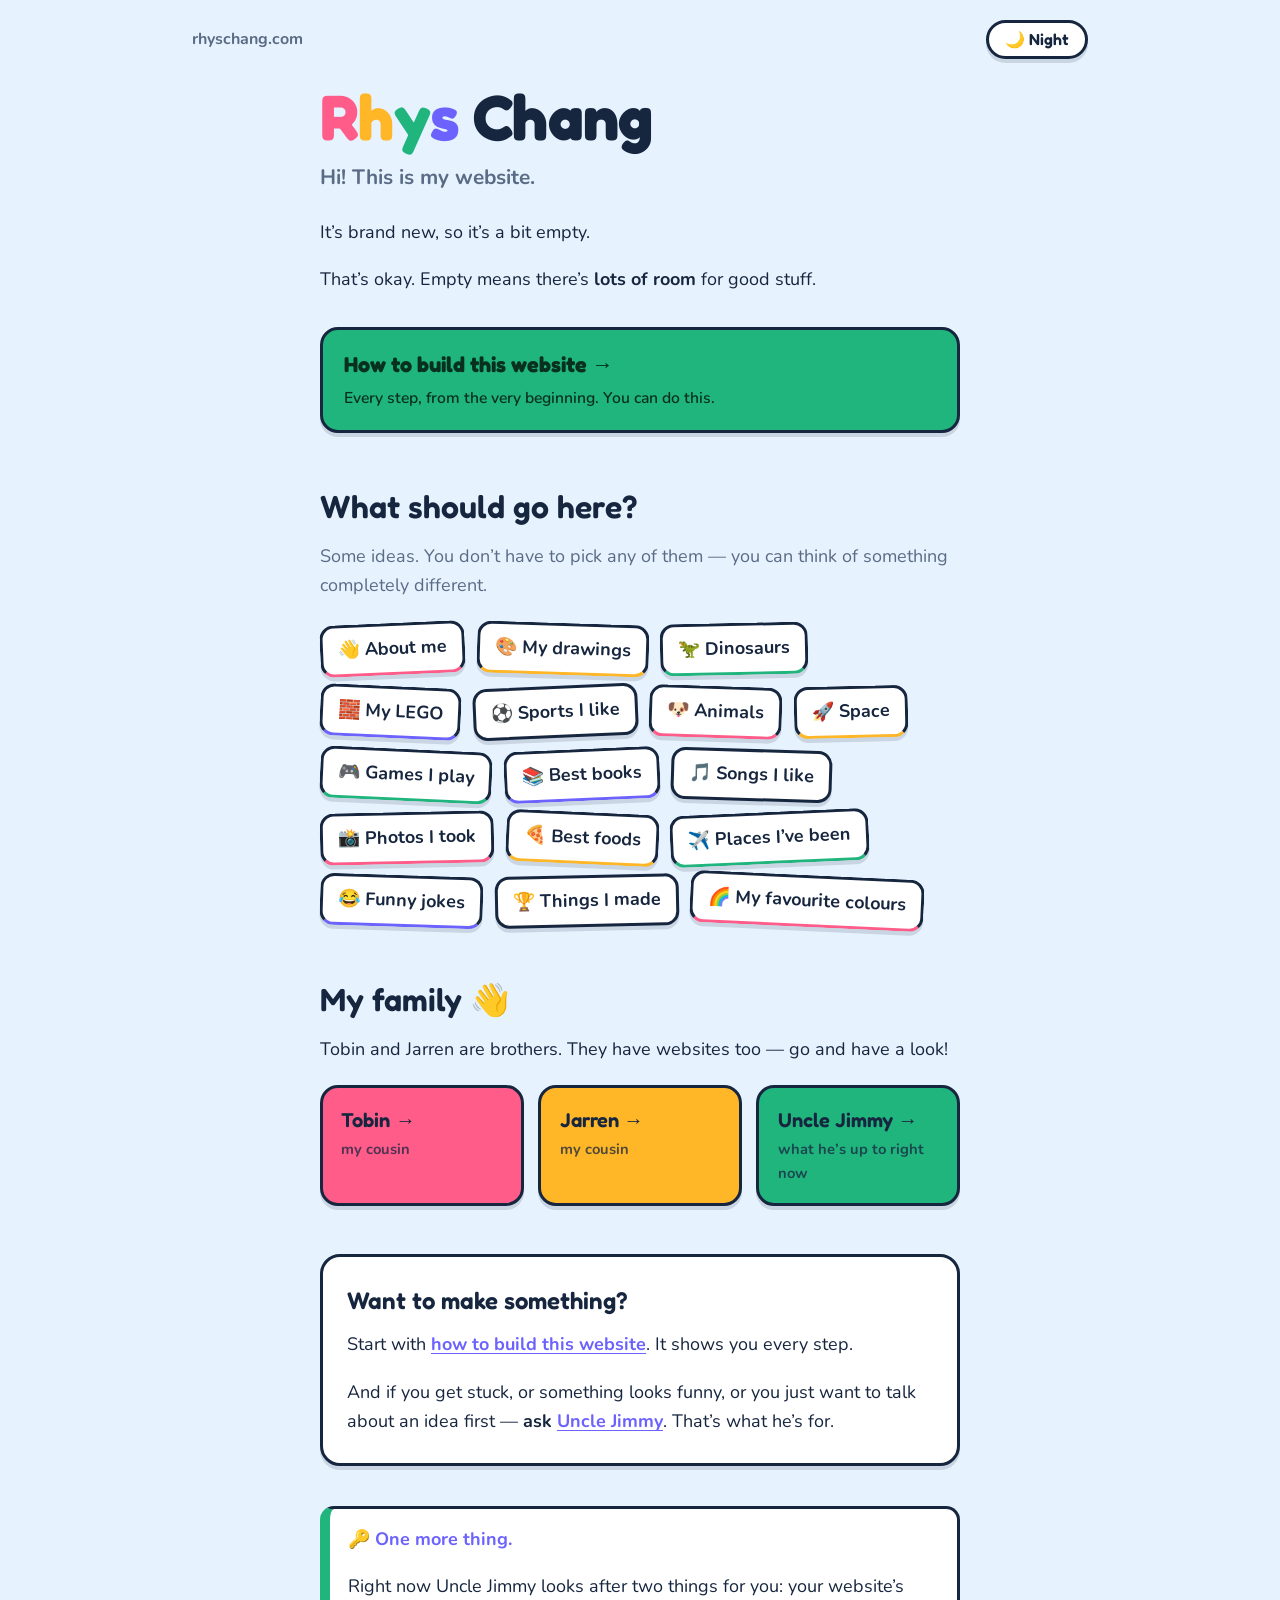
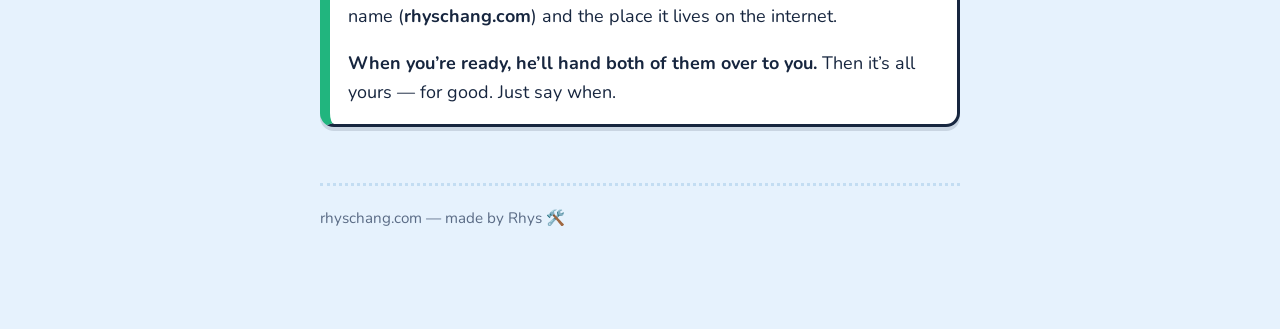
<file: index.html>
<!DOCTYPE html>
<html lang="en" data-theme="light">
<head>
<meta charset="utf-8">
<meta name="viewport" content="width=device-width, initial-scale=1">
<title>Rhys Chang</title>
<meta name="description" content="Rhys Chang's website. It's brand new.">
<script>
/* Set the colours before the page draws, so it never flashes the wrong one. */
(function(){try{var t=localStorage.getItem('theme');if(t)document.documentElement.setAttribute('data-theme',t);}catch(e){}})();
</script>
<link rel="preconnect" href="https://fonts.googleapis.com">
<link rel="preconnect" href="https://fonts.gstatic.com" crossorigin>
<link href="https://fonts.googleapis.com/css2?family=Fredoka:wght@400;500;600;700&family=Nunito:wght@400;600;700;800&display=swap" rel="stylesheet">
<link rel="icon" href="/favicon.svg" type="image/svg+xml">
<link rel="stylesheet" href="/style.css">
</head>
<body>

<div class="topbar">
  <span class="back">rhyschang.com</span>
  <button class="btn" id="theme-btn" type="button">🌙 Night</button>
</div>

<main class="wrap">

  <h1><span class="pop">R</span><span class="pop">h</span><span class="pop">y</span><span class="pop">s</span> Chang</h1>
  <p class="tagline">Hi! This is my website.</p>

  <p>It&rsquo;s brand new, so it&rsquo;s a bit empty.</p>

  <p>That&rsquo;s okay. Empty means there&rsquo;s <b>lots of room</b> for good
  stuff.</p>

  <ul class="home-links">
    <li>
      <a class="big-link" href="/howto">
        <b>How to build this website &rarr;</b>
        <span>Every step, from the very beginning. You can do this.</span>
      </a>
    </li>
  </ul>

  <!-- Rhys: add your own ideas to this list. Take away ones you don't like. -->
  <section class="ideas">
    <h2>What should go here?</h2>
    <p>Some ideas. You don&rsquo;t have to pick any of them &mdash; you can think
    of something completely different.</p>
    <ul class="sticker-sheet">
      <li>👋 About me</li>
      <li>🎨 My drawings</li>
      <li>🦖 Dinosaurs</li>
      <li>🧱 My LEGO</li>
      <li>⚽ Sports I like</li>
      <li>🐶 Animals</li>
      <li>🚀 Space</li>
      <li>🎮 Games I play</li>
      <li>📚 Best books</li>
      <li>🎵 Songs I like</li>
      <li>📸 Photos I took</li>
      <li>🍕 Best foods</li>
      <li>✈️ Places I&rsquo;ve been</li>
      <li>😂 Funny jokes</li>
      <li>🏆 Things I made</li>
      <li>🌈 My favourite colours</li>
    </ul>
  </section>

  <section class="cousins">
    <h2>My family 👋</h2>
    <p>Tobin and Jarren are brothers. They have websites too &mdash; go and have
    a look!</p>
    <ul class="cousin-grid">
      <li>
        <a class="cousin cousin--pink" href="https://tobinchang.com">
          <b>Tobin &rarr;</b>
          <span>my cousin</span>
        </a>
      </li>
      <li>
        <a class="cousin cousin--sun" href="https://jarrenchang.com">
          <b>Jarren &rarr;</b>
          <span>my cousin</span>
        </a>
      </li>
      <li>
        <a class="cousin cousin--mint" href="https://jameschang.co/now">
          <b>Uncle Jimmy &rarr;</b>
          <span>what he&rsquo;s up to right now</span>
        </a>
      </li>
    </ul>
  </section>

  <div class="ask">
    <span class="big">Want to make something?</span>
    <p>Start with <a href="/howto">how to build this website</a>. It shows you
    every step.</p>
    <p>And if you get stuck, or something looks funny, or you just want to talk
    about an idea first &mdash; <b>ask <a href="https://jameschang.co/now">Uncle
    Jimmy</a></b>. That&rsquo;s what he&rsquo;s for.</p>
  </div>

  <div class="note note--promise">
    <p><strong>🔑 One more thing.</strong></p>
    <p>Right now Uncle Jimmy looks after two things for you: your website&rsquo;s
    name (<b>rhyschang.com</b>) and the place it lives on the internet.</p>
    <p><b>When you&rsquo;re ready, he&rsquo;ll hand both of them over to you.</b>
    Then it&rsquo;s all yours &mdash; for good. Just say when.</p>
  </div>

  <footer>
    <p>rhyschang.com &mdash; made by Rhys 🛠️</p>
  </footer>

</main>

<script src="/theme.js"></script>
</body>
</html>
</file>
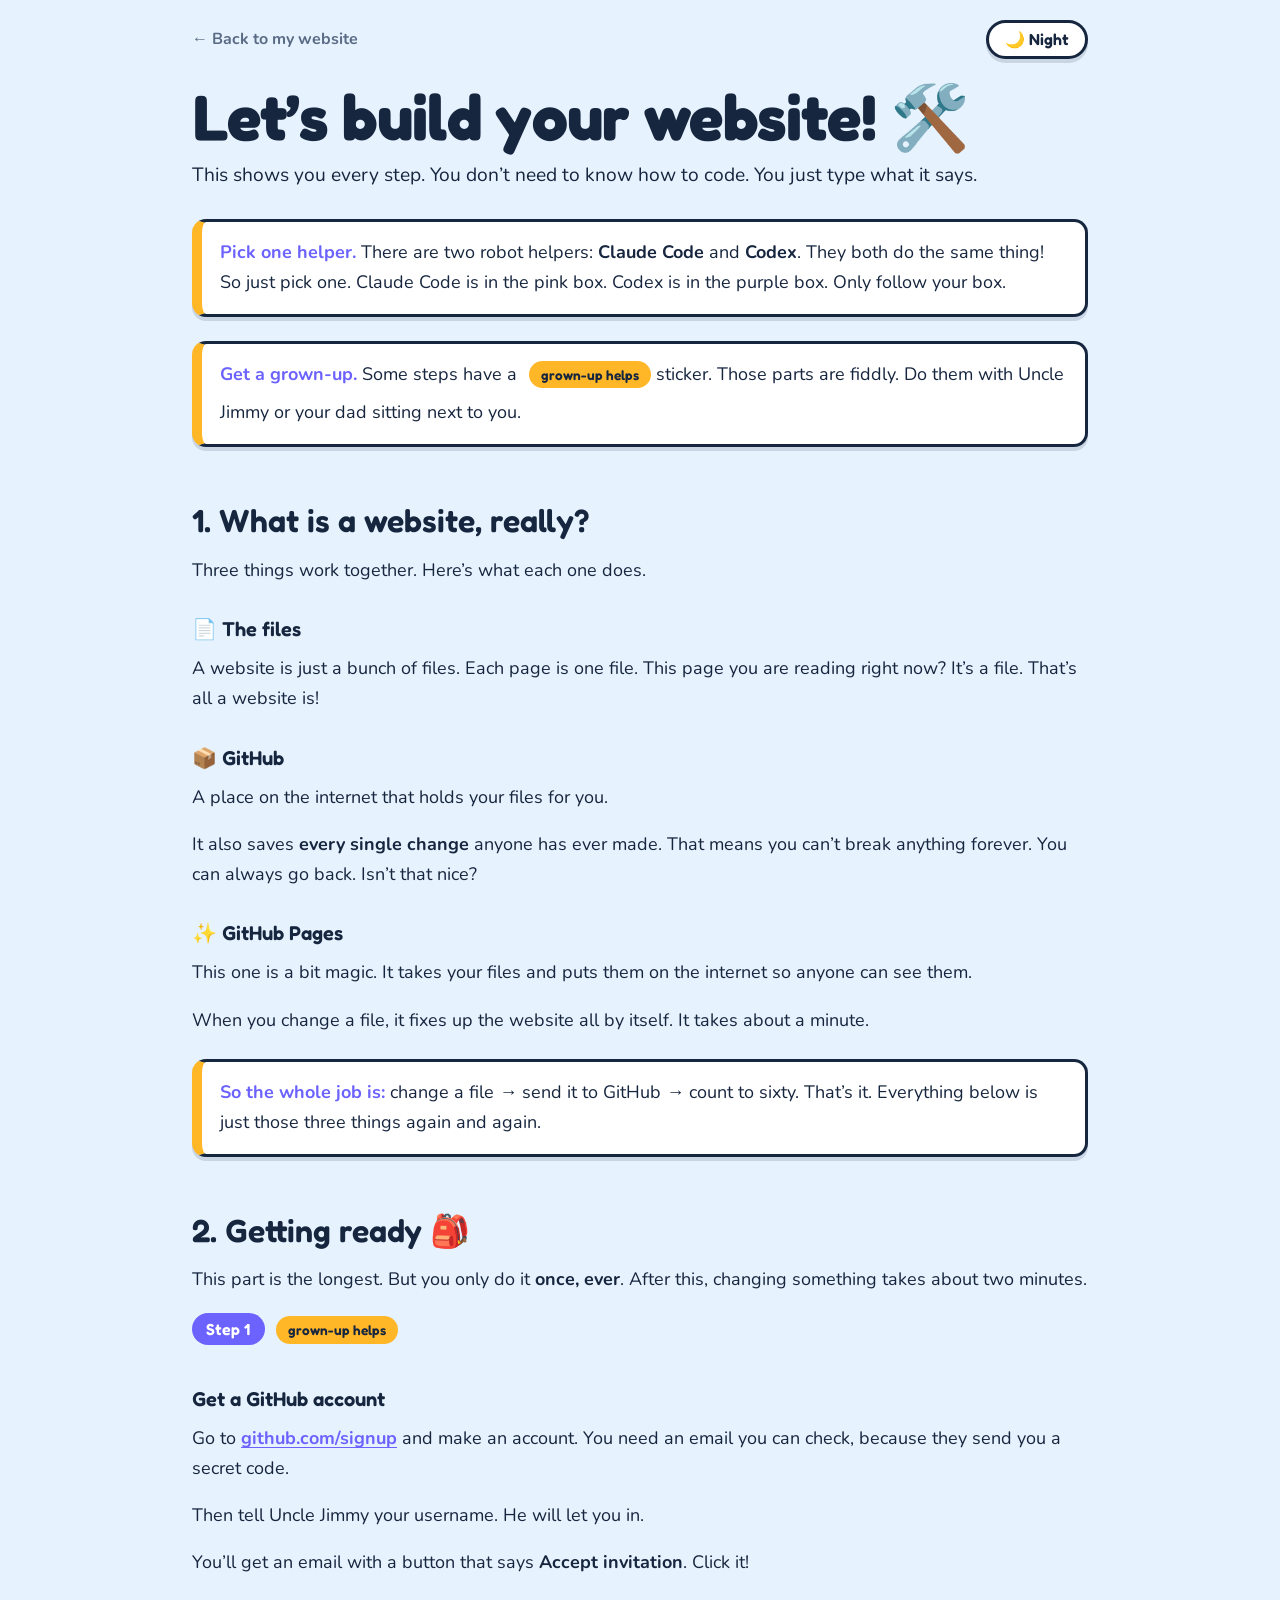
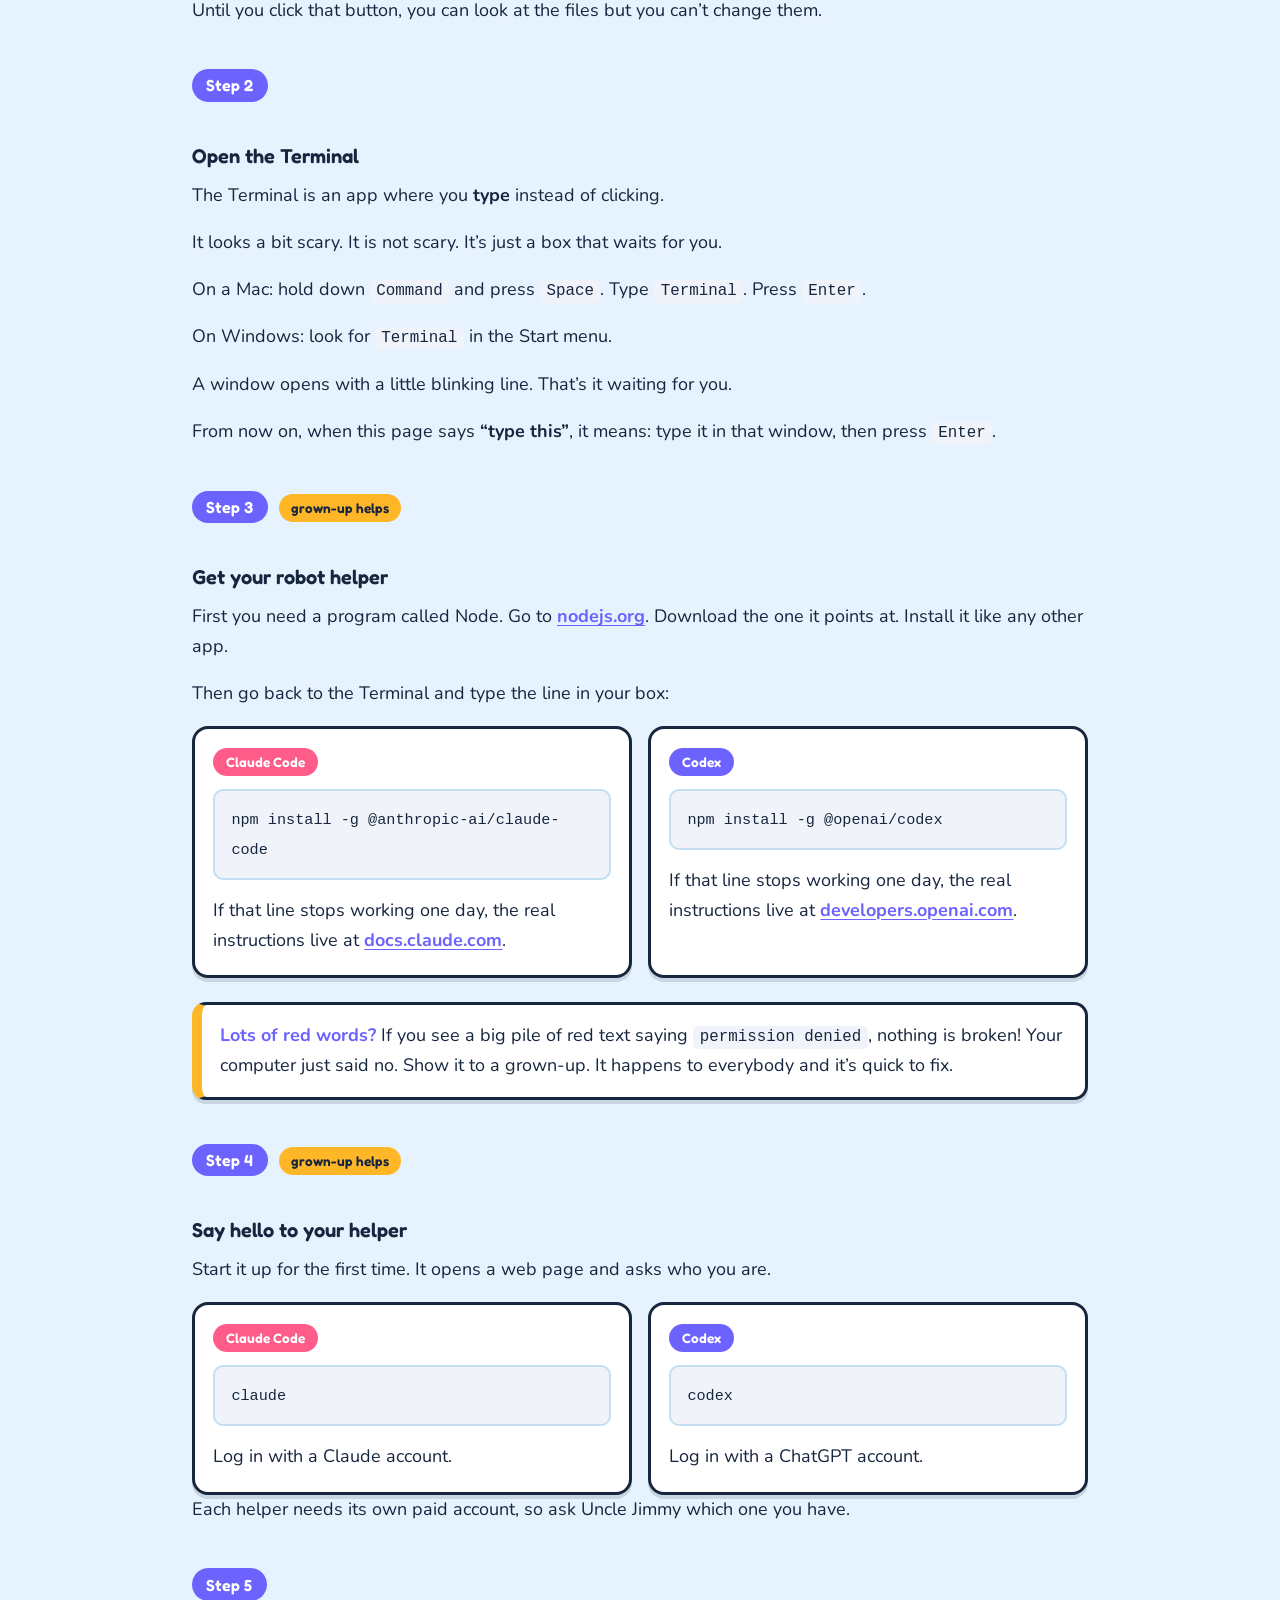
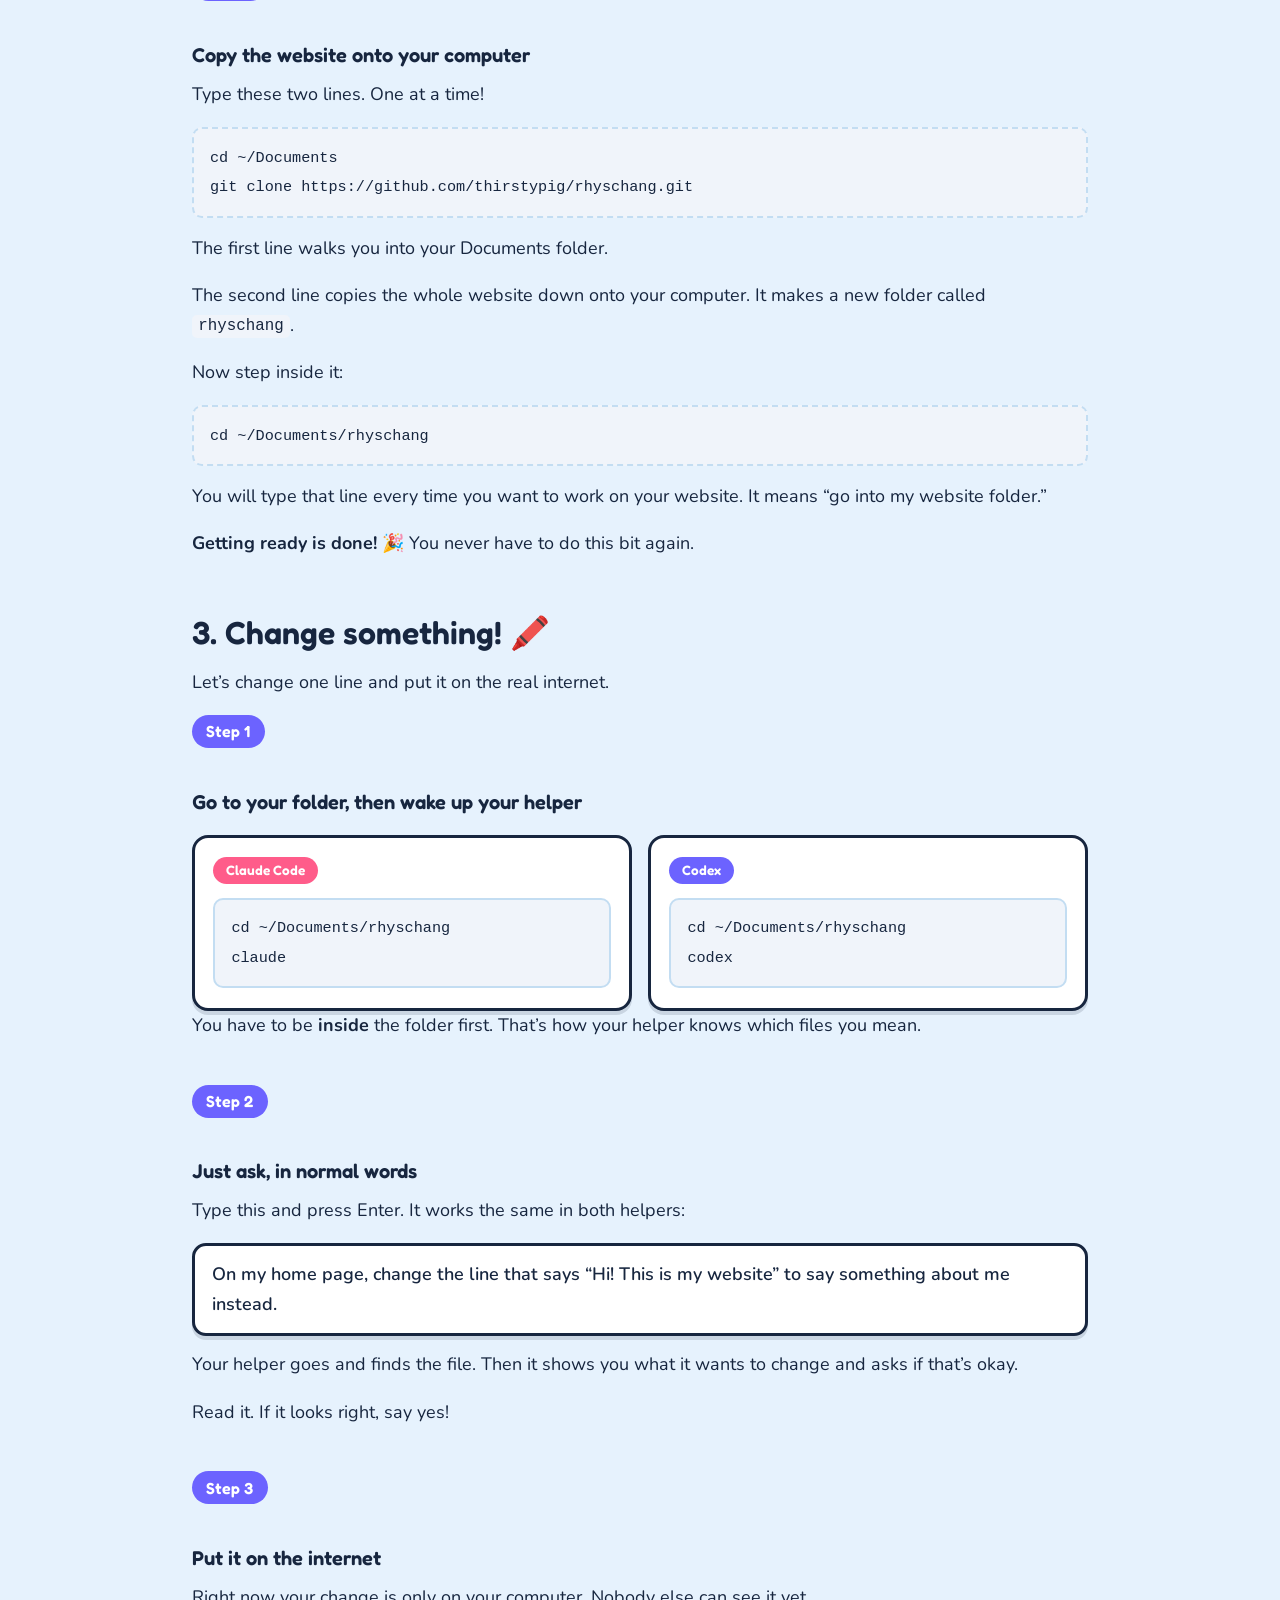
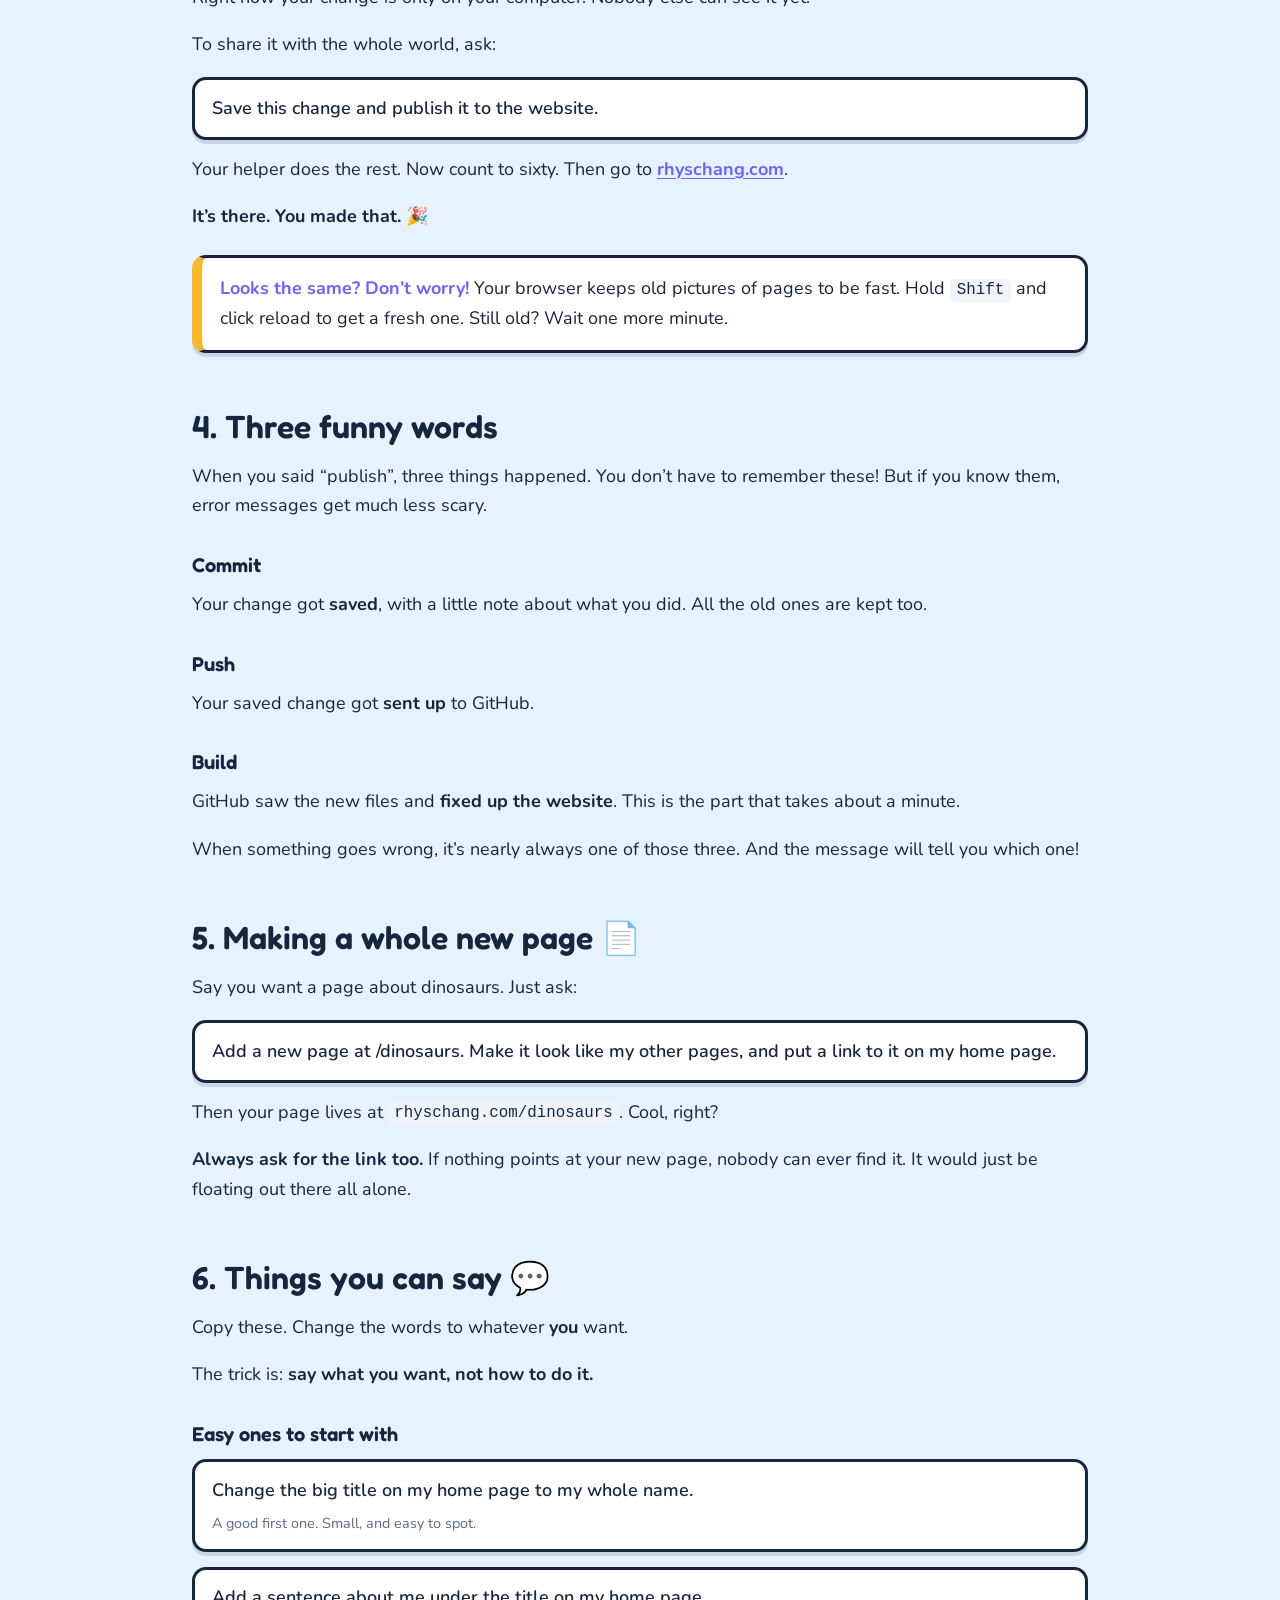
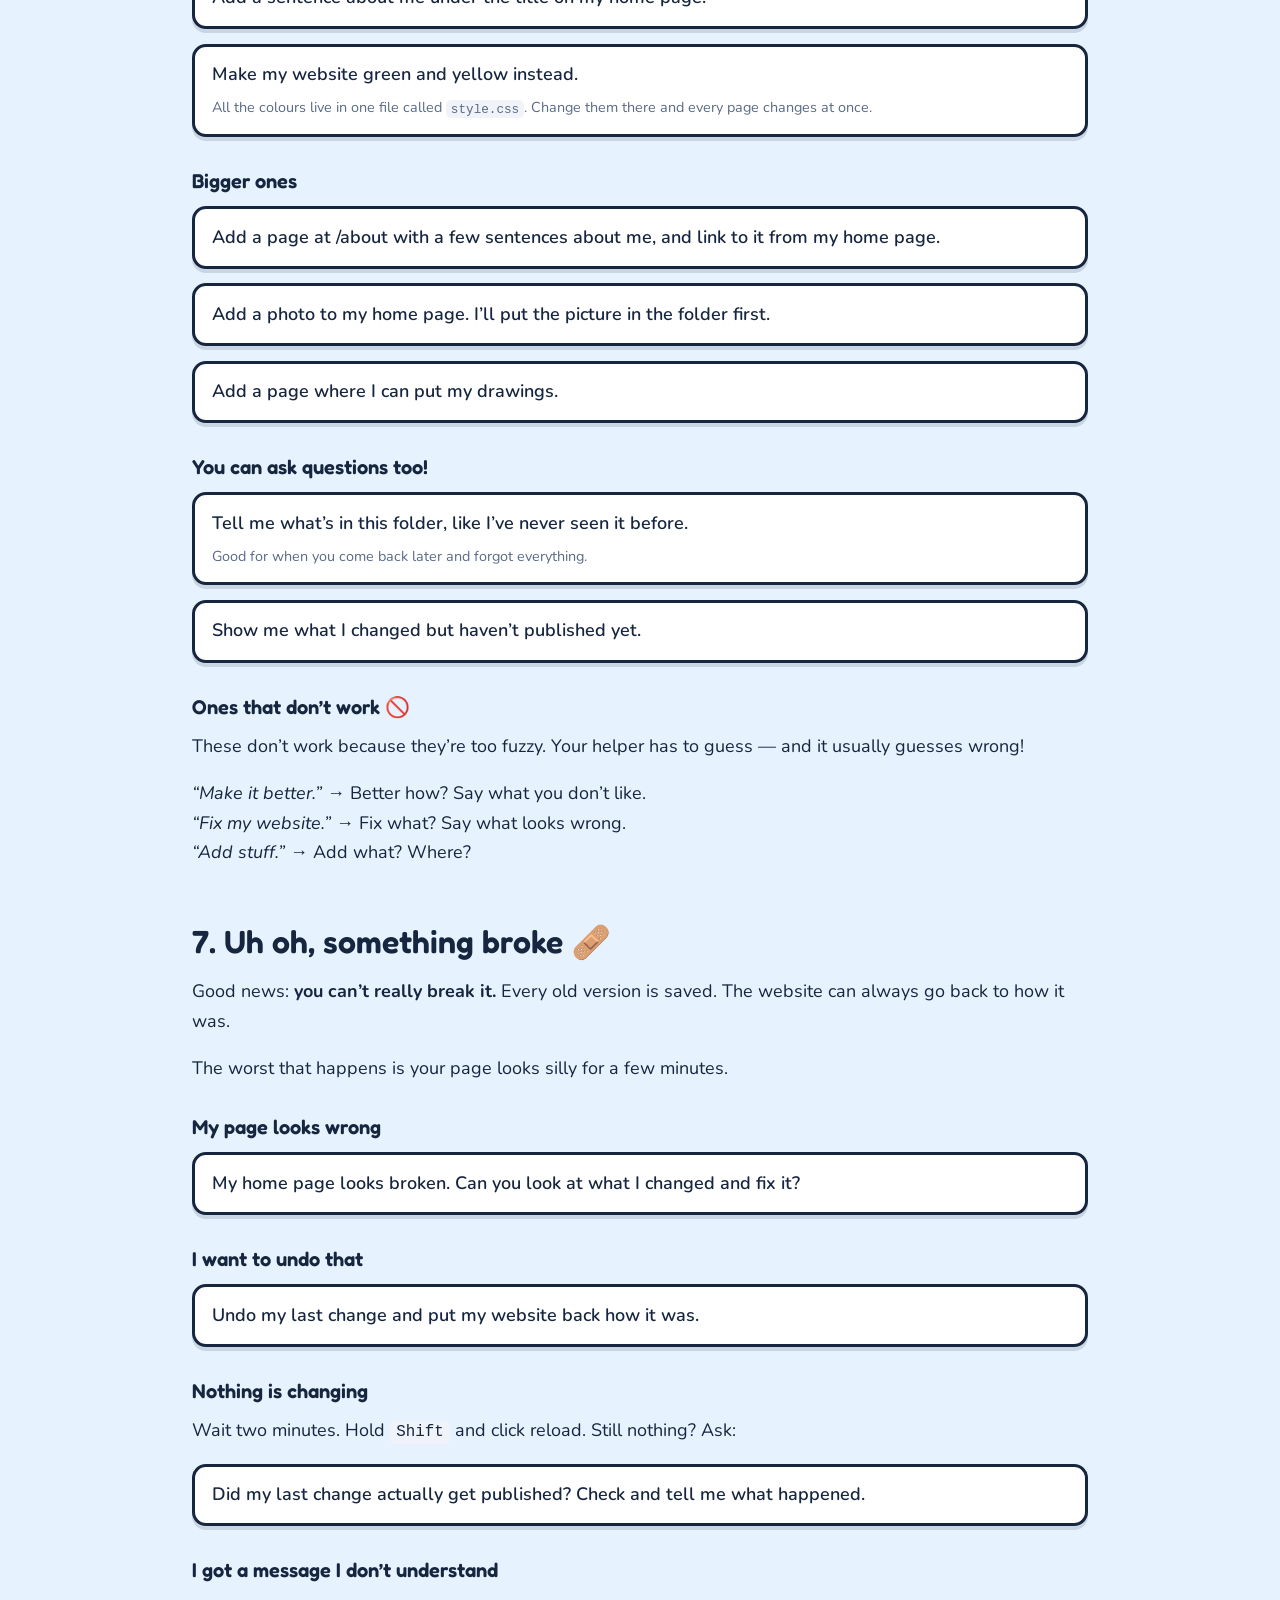
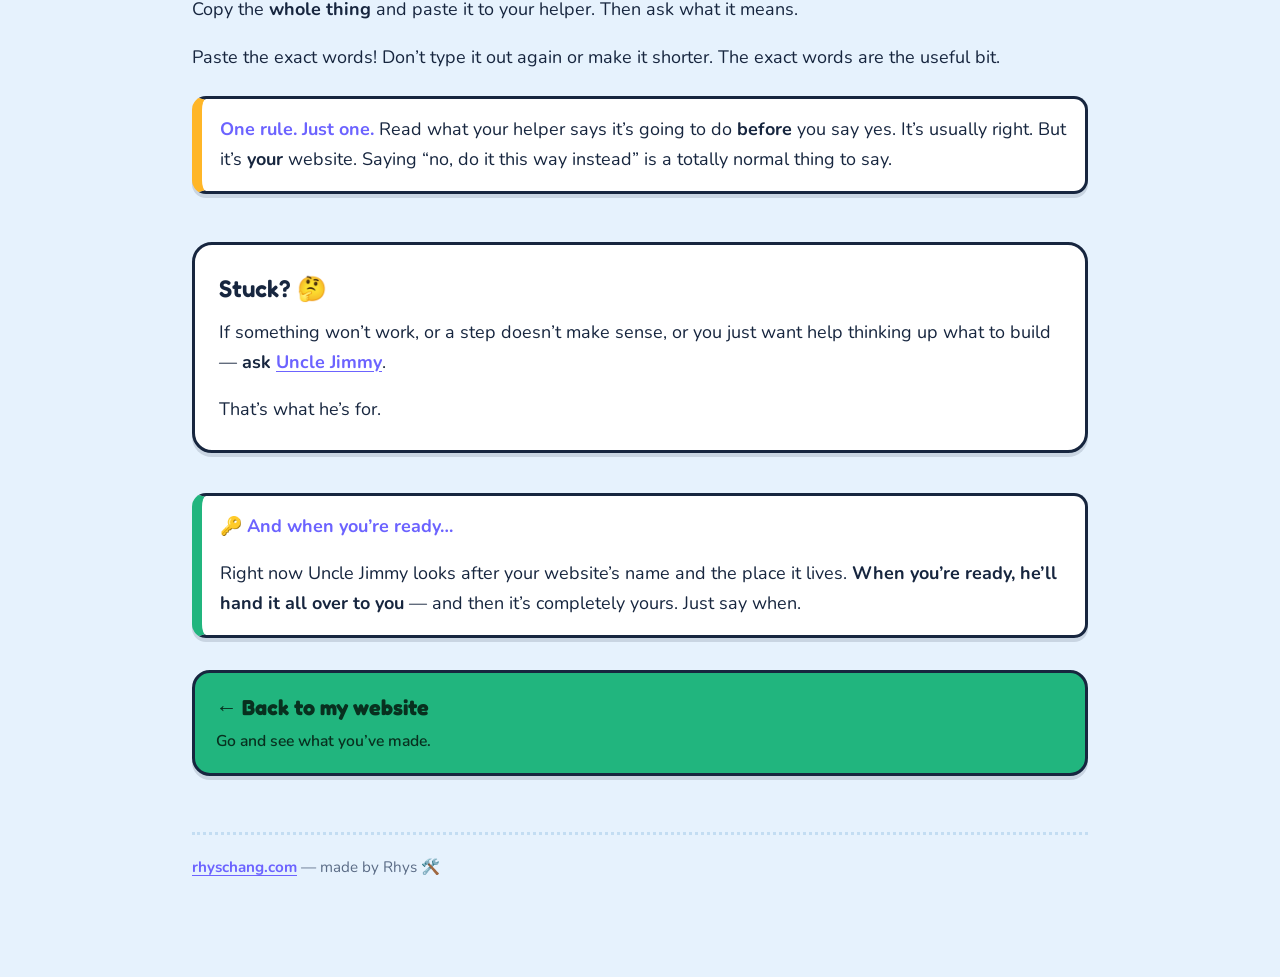
<file: howto/index.html>
<!DOCTYPE html>
<html lang="en" data-theme="light">
<head>
<meta charset="utf-8">
<meta name="viewport" content="width=device-width, initial-scale=1">
<title>How to build this website — Rhys Chang</title>
<meta name="description" content="Every step for building and changing rhyschang.com, using Claude Code or Codex.">
<script>
(function(){try{var t=localStorage.getItem('theme');if(t)document.documentElement.setAttribute('data-theme',t);}catch(e){}})();
</script>
<link rel="preconnect" href="https://fonts.googleapis.com">
<link rel="preconnect" href="https://fonts.gstatic.com" crossorigin>
<link href="https://fonts.googleapis.com/css2?family=Fredoka:wght@400;500;600;700&family=Nunito:wght@400;600;700;800&display=swap" rel="stylesheet">
<link rel="icon" href="/favicon.svg" type="image/svg+xml">
<link rel="stylesheet" href="/style.css">
</head>
<body>

<div class="topbar">
  <a class="back" href="/">&larr; Back to my website</a>
  <button class="btn" id="theme-btn" type="button">🌙 Night</button>
</div>

<main class="wrap wrap--wide">

  <h1>Let&rsquo;s build your website! 🛠️</h1>
  <p class="lede">This shows you every step. You don&rsquo;t need to know how to
  code. You just type what it says.</p>

  <div class="note">
    <p><strong>Pick one helper.</strong> There are two robot helpers:
    <b>Claude Code</b> and <b>Codex</b>. They both do the same thing! So just pick
    one. Claude Code is in the pink box. Codex is in the purple box. Only follow
    your box.</p>
  </div>

  <div class="note">
    <p><strong>Get a grown-up.</strong> Some steps have a
    <span class="grownup">grown-up helps</span> sticker. Those parts are fiddly.
    Do them with Uncle Jimmy or your dad sitting next to you.</p>
  </div>

  <!-- ============================================ -->
  <h2>1. What is a website, really?</h2>

  <p>Three things work together. Here&rsquo;s what each one does.</p>

  <h3>📄 The files</h3>
  <p>A website is just a bunch of files. Each page is one file. This page you are
  reading right now? It&rsquo;s a file. That&rsquo;s all a website is!</p>

  <h3>📦 GitHub</h3>
  <p>A place on the internet that holds your files for you.</p>
  <p>It also saves <b>every single change</b> anyone has ever made. That means you
  can&rsquo;t break anything forever. You can always go back. Isn&rsquo;t that
  nice?</p>

  <h3>✨ GitHub Pages</h3>
  <p>This one is a bit magic. It takes your files and puts them on the internet so
  anyone can see them.</p>
  <p>When you change a file, it fixes up the website all by itself. It takes about
  a minute.</p>

  <div class="note">
    <p><strong>So the whole job is:</strong> change a file &rarr; send it to
    GitHub &rarr; count to sixty. That&rsquo;s it. Everything below is just those
    three things again and again.</p>
  </div>

  <!-- ============================================ -->
  <h2>2. Getting ready 🎒</h2>

  <p>This part is the longest. But you only do it <b>once, ever</b>. After this,
  changing something takes about two minutes.</p>

  <div class="step">
    <span class="step-num">Step 1</span>
    <span class="grownup">grown-up helps</span>
    <h3>Get a GitHub account</h3>
    <p>Go to <a href="https://github.com/signup">github.com/signup</a> and make an
    account. You need an email you can check, because they send you a secret
    code.</p>
    <p>Then tell Uncle Jimmy your username. He will let you in.</p>
    <p>You&rsquo;ll get an email with a button that says <b>Accept
    invitation</b>. Click it!</p>
    <p>Until you click that button, you can look at the files but you can&rsquo;t
    change them.</p>
  </div>

  <div class="step">
    <span class="step-num">Step 2</span>
    <h3>Open the Terminal</h3>
    <p>The Terminal is an app where you <b>type</b> instead of clicking.</p>
    <p>It looks a bit scary. It is not scary. It&rsquo;s just a box that waits for
    you.</p>
    <p>On a Mac: hold down <code>Command</code> and press <code>Space</code>. Type
    <code>Terminal</code>. Press <code>Enter</code>.</p>
    <p>On Windows: look for <code>Terminal</code> in the Start menu.</p>
    <p>A window opens with a little blinking line. That&rsquo;s it waiting for
    you.</p>
    <p>From now on, when this page says <b>&ldquo;type this&rdquo;</b>, it means:
    type it in that window, then press <code>Enter</code>.</p>
  </div>

  <div class="step">
    <span class="step-num">Step 3</span>
    <span class="grownup">grown-up helps</span>
    <h3>Get your robot helper</h3>
    <p>First you need a program called Node. Go to
    <a href="https://nodejs.org">nodejs.org</a>. Download the one it points at.
    Install it like any other app.</p>
    <p>Then go back to the Terminal and type the line in your box:</p>

    <div class="tools">
      <div class="tool tool--claude">
        <p class="tool-name">Claude Code</p>
        <pre><code>npm install -g @anthropic-ai/claude-code</code></pre>
        <p>If that line stops working one day, the real instructions live at
        <a href="https://docs.claude.com/en/docs/claude-code/setup">docs.claude.com</a>.</p>
      </div>
      <div class="tool tool--codex">
        <p class="tool-name">Codex</p>
        <pre><code>npm install -g @openai/codex</code></pre>
        <p>If that line stops working one day, the real instructions live at
        <a href="https://developers.openai.com/codex/cli">developers.openai.com</a>.</p>
      </div>
    </div>

    <div class="note">
      <p><strong>Lots of red words?</strong> If you see a big pile of red text
      saying <code>permission denied</code>, nothing is broken! Your computer just
      said no. Show it to a grown-up. It happens to everybody and it&rsquo;s quick
      to fix.</p>
    </div>
  </div>

  <div class="step">
    <span class="step-num">Step 4</span>
    <span class="grownup">grown-up helps</span>
    <h3>Say hello to your helper</h3>
    <p>Start it up for the first time. It opens a web page and asks who you
    are.</p>

    <div class="tools">
      <div class="tool tool--claude">
        <p class="tool-name">Claude Code</p>
        <pre><code>claude</code></pre>
        <p>Log in with a Claude account.</p>
      </div>
      <div class="tool tool--codex">
        <p class="tool-name">Codex</p>
        <pre><code>codex</code></pre>
        <p>Log in with a ChatGPT account.</p>
      </div>
    </div>
    <p>Each helper needs its own paid account, so ask Uncle Jimmy which one you
    have.</p>
  </div>

  <div class="step">
    <span class="step-num">Step 5</span>
    <h3>Copy the website onto your computer</h3>
    <p>Type these two lines. One at a time!</p>
    <pre><code>cd ~/Documents
git clone https://github.com/thirstypig/rhyschang.git</code></pre>
    <p>The first line walks you into your Documents folder.</p>
    <p>The second line copies the whole website down onto your computer. It makes
    a new folder called <code>rhyschang</code>.</p>
    <p>Now step inside it:</p>
    <pre><code>cd ~/Documents/rhyschang</code></pre>
    <p>You will type that line every time you want to work on your website. It
    means &ldquo;go into my website folder.&rdquo;</p>
    <p><b>Getting ready is done! 🎉</b> You never have to do this bit again.</p>
  </div>

  <!-- ============================================ -->
  <h2>3. Change something! 🖍️</h2>

  <p>Let&rsquo;s change one line and put it on the real internet.</p>

  <div class="step">
    <span class="step-num">Step 1</span>
    <h3>Go to your folder, then wake up your helper</h3>
    <div class="tools">
      <div class="tool tool--claude">
        <p class="tool-name">Claude Code</p>
        <pre><code>cd ~/Documents/rhyschang
claude</code></pre>
      </div>
      <div class="tool tool--codex">
        <p class="tool-name">Codex</p>
        <pre><code>cd ~/Documents/rhyschang
codex</code></pre>
      </div>
    </div>
    <p>You have to be <b>inside</b> the folder first. That&rsquo;s how your helper
    knows which files you mean.</p>
  </div>

  <div class="step">
    <span class="step-num">Step 2</span>
    <h3>Just ask, in normal words</h3>
    <p>Type this and press Enter. It works the same in both helpers:</p>
    <div class="prompt">
      <p>On my home page, change the line that says &ldquo;Hi! This is my
      website&rdquo; to say something about me instead.</p>
    </div>
    <p>Your helper goes and finds the file. Then it shows you what it wants to
    change and asks if that&rsquo;s okay.</p>
    <p>Read it. If it looks right, say yes!</p>
  </div>

  <div class="step">
    <span class="step-num">Step 3</span>
    <h3>Put it on the internet</h3>
    <p>Right now your change is only on your computer. Nobody else can see it
    yet.</p>
    <p>To share it with the whole world, ask:</p>
    <div class="prompt">
      <p>Save this change and publish it to the website.</p>
    </div>
    <p>Your helper does the rest. Now count to sixty. Then go to
    <a href="https://rhyschang.com">rhyschang.com</a>.</p>
    <p><b>It&rsquo;s there. You made that.</b> 🎉</p>
    <div class="note">
      <p><strong>Looks the same? Don&rsquo;t worry!</strong> Your browser keeps old
      pictures of pages to be fast. Hold <code>Shift</code> and click reload to get
      a fresh one. Still old? Wait one more minute.</p>
    </div>
  </div>

  <!-- ============================================ -->
  <h2>4. Three funny words</h2>

  <p>When you said &ldquo;publish&rdquo;, three things happened. You don&rsquo;t
  have to remember these! But if you know them, error messages get much less
  scary.</p>

  <h3>Commit</h3>
  <p>Your change got <b>saved</b>, with a little note about what you did. All the
  old ones are kept too.</p>

  <h3>Push</h3>
  <p>Your saved change got <b>sent up</b> to GitHub.</p>

  <h3>Build</h3>
  <p>GitHub saw the new files and <b>fixed up the website</b>. This is the part
  that takes about a minute.</p>

  <p>When something goes wrong, it&rsquo;s nearly always one of those three. And
  the message will tell you which one!</p>

  <!-- ============================================ -->
  <h2>5. Making a whole new page 📄</h2>

  <p>Say you want a page about dinosaurs. Just ask:</p>
  <div class="prompt">
    <p>Add a new page at /dinosaurs. Make it look like my other pages, and put a
    link to it on my home page.</p>
  </div>

  <p>Then your page lives at <code>rhyschang.com/dinosaurs</code>. Cool, right?</p>

  <p><b>Always ask for the link too.</b> If nothing points at your new page, nobody
  can ever find it. It would just be floating out there all alone.</p>

  <!-- ============================================ -->
  <h2>6. Things you can say 💬</h2>

  <p>Copy these. Change the words to whatever <b>you</b> want.</p>
  <p>The trick is: <b>say what you want, not how to do it.</b></p>

  <h3>Easy ones to start with</h3>
  <div class="prompt">
    <p>Change the big title on my home page to my whole name.</p>
    <span class="prompt-why">A good first one. Small, and easy to spot.</span>
  </div>
  <div class="prompt">
    <p>Add a sentence about me under the title on my home page.</p>
  </div>
  <div class="prompt">
    <p>Make my website green and yellow instead.</p>
    <span class="prompt-why">All the colours live in one file called
    <code>style.css</code>. Change them there and every page changes at once.</span>
  </div>

  <h3>Bigger ones</h3>
  <div class="prompt">
    <p>Add a page at /about with a few sentences about me, and link to it from my
    home page.</p>
  </div>
  <div class="prompt">
    <p>Add a photo to my home page. I&rsquo;ll put the picture in the folder
    first.</p>
  </div>
  <div class="prompt">
    <p>Add a page where I can put my drawings.</p>
  </div>

  <h3>You can ask questions too!</h3>
  <div class="prompt">
    <p>Tell me what&rsquo;s in this folder, like I&rsquo;ve never seen it before.</p>
    <span class="prompt-why">Good for when you come back later and forgot
    everything.</span>
  </div>
  <div class="prompt">
    <p>Show me what I changed but haven&rsquo;t published yet.</p>
  </div>

  <h3>Ones that don&rsquo;t work 🚫</h3>
  <p>These don&rsquo;t work because they&rsquo;re too fuzzy. Your helper has to
  guess &mdash; and it usually guesses wrong!</p>
  <p><em>&ldquo;Make it better.&rdquo;</em> &rarr; Better how? Say what you
  don&rsquo;t like.<br>
  <em>&ldquo;Fix my website.&rdquo;</em> &rarr; Fix what? Say what looks
  wrong.<br>
  <em>&ldquo;Add stuff.&rdquo;</em> &rarr; Add what? Where?</p>

  <!-- ============================================ -->
  <h2>7. Uh oh, something broke 🩹</h2>

  <p>Good news: <b>you can&rsquo;t really break it.</b> Every old version is saved.
  The website can always go back to how it was.</p>
  <p>The worst that happens is your page looks silly for a few minutes.</p>

  <h3>My page looks wrong</h3>
  <div class="prompt">
    <p>My home page looks broken. Can you look at what I changed and fix it?</p>
  </div>

  <h3>I want to undo that</h3>
  <div class="prompt">
    <p>Undo my last change and put my website back how it was.</p>
  </div>

  <h3>Nothing is changing</h3>
  <p>Wait two minutes. Hold <code>Shift</code> and click reload. Still nothing?
  Ask:</p>
  <div class="prompt">
    <p>Did my last change actually get published? Check and tell me what happened.</p>
  </div>

  <h3>I got a message I don&rsquo;t understand</h3>
  <p>Copy the <b>whole thing</b> and paste it to your helper. Then ask what it
  means.</p>
  <p>Paste the exact words! Don&rsquo;t type it out again or make it shorter. The
  exact words are the useful bit.</p>

  <div class="note">
    <p><strong>One rule. Just one.</strong> Read what your helper says it&rsquo;s
    going to do <b>before</b> you say yes. It&rsquo;s usually right. But
    it&rsquo;s <b>your</b> website. Saying &ldquo;no, do it this way
    instead&rdquo; is a totally normal thing to say.</p>
  </div>

  <div class="ask">
    <span class="big">Stuck? 🤔</span>
    <p>If something won&rsquo;t work, or a step doesn&rsquo;t make sense, or you
    just want help thinking up what to build &mdash; <b>ask <a
    href="https://jameschang.co/now">Uncle Jimmy</a></b>.</p>
    <p>That&rsquo;s what he&rsquo;s for.</p>
  </div>

  <div class="note note--promise">
    <p><strong>🔑 And when you&rsquo;re ready&hellip;</strong></p>
    <p>Right now Uncle Jimmy looks after your website&rsquo;s name and the place
    it lives. <b>When you&rsquo;re ready, he&rsquo;ll hand it all over to you</b>
    &mdash; and then it&rsquo;s completely yours. Just say when.</p>
  </div>

  <ul class="home-links">
    <li>
      <a class="big-link" href="/">
        <b>&larr; Back to my website</b>
        <span>Go and see what you&rsquo;ve made.</span>
      </a>
    </li>
  </ul>

  <footer>
    <p><a href="/">rhyschang.com</a> &mdash; made by Rhys 🛠️</p>
  </footer>

</main>

<script src="/theme.js"></script>
</body>
</html>
</file>
<file: style.css>
/* rhyschang.com — shared styles
   Plain CSS. No build step. Change something here and every page changes.

   Colours all live in the two blocks right below. Change them there. */

:root {
  --paper:    #e6f2fd;   /* sky */
  --card:     #ffffff;
  --ink:      #17263f;
  --ink-soft: #5a6b85;
  --rule:     #c3ddf2;

  --pink:   #ff5c8a;
  --sun:    #ffb627;
  --mint:   #21b57e;
  --grape:  #6c63ff;

  --accent: var(--grape);
  --code-bg: #f0f4fa;
  --shadow: 0 4px 0 rgba(23, 38, 63, 0.14);
  --shadow-lift: 0 9px 0 rgba(23, 38, 63, 0.14);
}

html[data-theme="dark"] {
  --paper:    #151b30;   /* night */
  --card:     #1f2740;
  --ink:      #f0f5ff;
  --ink-soft: #a2b0cc;
  --rule:     #33405f;

  --pink:   #ff7ba3;
  --sun:    #ffc85a;
  --mint:   #45d3a0;
  --grape:  #9b95ff;

  --accent: var(--sun);
  --code-bg: #131a2b;
  --shadow: 0 4px 0 rgba(0, 0, 0, 0.45);
  --shadow-lift: 0 9px 0 rgba(0, 0, 0, 0.45);
}

* { box-sizing: border-box; }

body {
  margin: 0;
  padding: 1.25rem 1.25rem 5rem;
  background: var(--paper);
  color: var(--ink);
  font: 18px/1.65 Nunito, -apple-system, BlinkMacSystemFont, "Segoe UI", sans-serif;
  -webkit-text-size-adjust: 100%;
  transition: background 0.25s, color 0.25s;
}

.wrap { max-width: 40rem; margin: 0 auto; }
.wrap--wide { max-width: 56rem; }

/* ---------- type ---------- */

h1, h2, h3, .step-num, .tool-name, .btn, .big {
  font-family: Fredoka, Nunito, sans-serif;
}

h1 {
  font-size: clamp(2.4rem, 9vw, 4rem);
  font-weight: 700;
  line-height: 1.05;
  letter-spacing: -0.01em;
  margin: 0 0 0.6rem;
}

h2 {
  font-size: clamp(1.5rem, 5vw, 2rem);
  font-weight: 600;
  line-height: 1.15;
  margin: 3.5rem 0 1rem;
}

h3 {
  font-size: 1.25rem;
  font-weight: 600;
  margin: 1.75rem 0 0.5rem;
}

p { margin: 0 0 1.1rem; }

a { color: var(--accent); font-weight: 700; text-underline-offset: 3px; }

.lede { font-size: 1.2rem; margin-bottom: 1.75rem; }

.tagline {
  font-size: 1.3rem;
  font-weight: 700;
  color: var(--ink-soft);
  margin-bottom: 1.5rem;
}

/* rainbow name — one colour per letter group */
.pop { display: inline-block; }
.pop:nth-child(1) { color: var(--pink); }
.pop:nth-child(2) { color: var(--sun); }
.pop:nth-child(3) { color: var(--mint); }
.pop:nth-child(4) { color: var(--grape); }

/* ---------- theme toggle ---------- */

.topbar {
  max-width: 56rem;
  margin: 0 auto 1.5rem;
  display: flex;
  align-items: center;
  justify-content: space-between;
  gap: 1rem;
}

.btn {
  font-size: 1rem;
  font-weight: 600;
  color: var(--ink);
  background: var(--card);
  border: 3px solid var(--ink);
  border-radius: 999px;
  padding: 0.4rem 1rem;
  cursor: pointer;
  box-shadow: var(--shadow);
  transition: transform 0.15s, box-shadow 0.15s;
}

.btn:hover { transform: translateY(-3px); box-shadow: var(--shadow-lift); }
.btn:active { transform: translateY(2px); box-shadow: 0 1px 0 rgba(0,0,0,0.3); }

.back {
  font-weight: 700;
  color: var(--ink-soft);
  text-decoration: none;
  font-size: 1rem;
}

.back:hover { color: var(--accent); }

/* ---------- code ---------- */

code {
  font-family: ui-monospace, SFMono-Regular, Menlo, Consolas, monospace;
  font-size: 0.88em;
  background: var(--code-bg);
  padding: 0.15em 0.4em;
  border-radius: 5px;
}

pre {
  background: var(--code-bg);
  border: 2px dashed var(--rule);
  padding: 0.85rem 1rem;
  border-radius: 10px;
  margin: 0 0 1rem;
  /* Wrap long commands instead of hiding them off the edge. A command you
     can only half see is a command you'll only half type. Line breaks in
     the original are still kept. */
  white-space: pre-wrap;
  overflow-wrap: anywhere;
}

pre code { background: none; padding: 0; font-size: 0.95rem; }

/* ---------- steps ---------- */

.step { margin: 0 0 2.75rem; }

.step-num {
  display: inline-block;
  font-size: 1rem;
  font-weight: 600;
  color: #fff;
  background: var(--grape);
  border-radius: 999px;
  padding: 0.2rem 0.9rem;
  margin-bottom: 0.6rem;
}

/* "a grown-up helps with this bit" flag */
.grownup {
  display: inline-block;
  font-family: Fredoka, sans-serif;
  font-size: 0.85rem;
  font-weight: 600;
  color: var(--ink);
  background: var(--sun);
  border-radius: 999px;
  padding: 0.15rem 0.75rem;
  margin: 0 0 0.6rem 0.4rem;
}

/* ---------- two-column tool blocks ----------
   Big screens: Claude Code on the left, Codex on the right.
   Small screens: they stack, so each box keeps its own colour and
   name badge — that's how you know which one you're looking at. */

.tools {
  display: grid;
  grid-template-columns: 1fr 1fr;
  gap: 1rem;
  margin: 1rem 0 0;
}

@media (max-width: 44rem) {
  .tools { grid-template-columns: 1fr; }
}

.tool {
  background: var(--card);
  border: 3px solid var(--ink);
  border-radius: 16px;
  padding: 1.1rem 1.15rem 1.25rem;
  box-shadow: var(--shadow);
  min-width: 0;
}

.tool-name {
  display: inline-block;
  font-size: 0.85rem;
  font-weight: 600;
  color: #fff;
  border-radius: 999px;
  padding: 0.15rem 0.8rem;
  margin: 0 0 0.85rem;
}

.tool--claude .tool-name { background: var(--pink); }
.tool--codex  .tool-name { background: var(--grape); }

.tool p:last-child, .tool pre:last-child { margin-bottom: 0; }
.tool pre { border-style: solid; }

/* ---------- things to say ---------- */

.prompt {
  background: var(--card);
  border: 3px solid var(--ink);
  border-radius: 14px;
  padding: 0.85rem 1.05rem;
  margin: 0 0 0.9rem;
  box-shadow: var(--shadow);
}

.prompt p { margin: 0; font-weight: 600; }

.prompt-why {
  display: block;
  font-size: 0.9rem;
  font-weight: 400;
  color: var(--ink-soft);
  margin-top: 0.4rem;
}

/* ---------- notes ---------- */

.note {
  background: var(--card);
  border: 3px solid var(--ink);
  border-left-width: 10px;
  border-left-color: var(--sun);
  border-radius: 14px;
  padding: 1rem 1.15rem;
  margin: 1.5rem 0;
  box-shadow: var(--shadow);
}

.note p:last-child { margin-bottom: 0; }
.note strong { color: var(--accent); }

/* the handover promise — mint edge, so it reads as a gift not a warning */
.note--promise {
  border-left-color: var(--mint);
  margin-top: 2.5rem;
}

/* ---------- idea stickers ----------
   Each idea is a little card, tilted a bit, like a sticker stuck on
   the page. Hover one and it straightens up and lifts. */

.ideas { margin: 2.5rem 0; }

.ideas > p { color: var(--ink-soft); margin-bottom: 1.4rem; }

.sticker-sheet {
  list-style: none;
  padding: 0;
  margin: 0;
  display: flex;
  flex-wrap: wrap;
  gap: 0.7rem;
}

.sticker-sheet li {
  background: var(--card);
  border: 3px solid var(--ink);
  border-radius: 14px;
  padding: 0.5rem 0.95rem;
  font-weight: 700;
  box-shadow: var(--shadow);
  transition: transform 0.18s, box-shadow 0.18s;
}

.sticker-sheet li:nth-child(4n+1) { transform: rotate(-2.5deg); }
.sticker-sheet li:nth-child(4n+2) { transform: rotate(1.8deg); }
.sticker-sheet li:nth-child(4n+3) { transform: rotate(-1.2deg); }
.sticker-sheet li:nth-child(4n+4) { transform: rotate(2.6deg); }

.sticker-sheet li:hover {
  transform: rotate(0deg) translateY(-4px);
  box-shadow: var(--shadow-lift);
}

.sticker-sheet li:nth-child(5n+1) { border-bottom-color: var(--pink); }
.sticker-sheet li:nth-child(5n+2) { border-bottom-color: var(--sun); }
.sticker-sheet li:nth-child(5n+3) { border-bottom-color: var(--mint); }
.sticker-sheet li:nth-child(5n+4) { border-bottom-color: var(--grape); }

/* ---------- big call-out card ---------- */

.ask {
  background: var(--card);
  border: 3px solid var(--ink);
  border-radius: 20px;
  padding: 1.5rem 1.5rem 1.6rem;
  margin: 3rem 0 0;
  box-shadow: var(--shadow);
}

.ask .big {
  display: block;
  font-size: 1.5rem;
  font-weight: 600;
  margin-bottom: 0.6rem;
}

.ask p:last-child { margin-bottom: 0; }

/* ---------- home links ---------- */

.home-links { list-style: none; padding: 0; margin: 2rem 0 0; }

.big-link {
  display: block;
  background: var(--mint);
  color: #08301f;
  border: 3px solid var(--ink);
  border-radius: 18px;
  padding: 1.1rem 1.3rem;
  text-decoration: none;
  box-shadow: var(--shadow);
  transition: transform 0.15s, box-shadow 0.15s;
}

.big-link:hover { transform: translateY(-4px); box-shadow: var(--shadow-lift); }

.big-link b { display: block; font-family: Fredoka, sans-serif; font-size: 1.35rem; }
.big-link span { display: block; font-size: 0.98rem; font-weight: 600; margin-top: 0.2rem; }

html[data-theme="dark"] .big-link { color: #06241a; }

/* ---------- cousins ---------- */

.cousin-grid {
  list-style: none;
  padding: 0;
  margin: 1.25rem 0 0;
  display: grid;
  grid-template-columns: repeat(auto-fit, minmax(11.5rem, 1fr));
  gap: 0.9rem;
}

/* let every card fill its row, so a longer name doesn't make one card taller */
.cousin-grid li { display: flex; }

.cousin {
  display: block;
  width: 100%;
  color: #17263f;
  border: 3px solid var(--ink);
  border-radius: 18px;
  padding: 1rem 1.15rem 1.1rem;
  text-decoration: none;
  box-shadow: var(--shadow);
  transition: transform 0.15s, box-shadow 0.15s;
}

.cousin:hover { transform: translateY(-4px); box-shadow: var(--shadow-lift); }

.cousin--pink { background: var(--pink); }
.cousin--sun  { background: var(--sun); }
.cousin--mint { background: var(--mint); }

.cousin b {
  display: block;
  font-family: Fredoka, sans-serif;
  font-size: 1.25rem;
  font-weight: 600;
  white-space: nowrap;
}

.cousin span { display: block; font-size: 0.92rem; font-weight: 700; opacity: 0.75; }

/* ---------- footer ---------- */

footer {
  margin-top: 3.5rem;
  padding-top: 1.25rem;
  border-top: 3px dotted var(--rule);
  font-size: 0.95rem;
  color: var(--ink-soft);
}

/* ---------- being kind to everyone ---------- */

:focus-visible {
  outline: 4px solid var(--accent);
  outline-offset: 3px;
  border-radius: 6px;
}

@media (prefers-reduced-motion: reduce) {
  *, *::before, *::after {
    transition-duration: 0.01ms !important;
    animation-duration: 0.01ms !important;
  }
  .sticker-sheet li { transform: none; }
}
</file>
